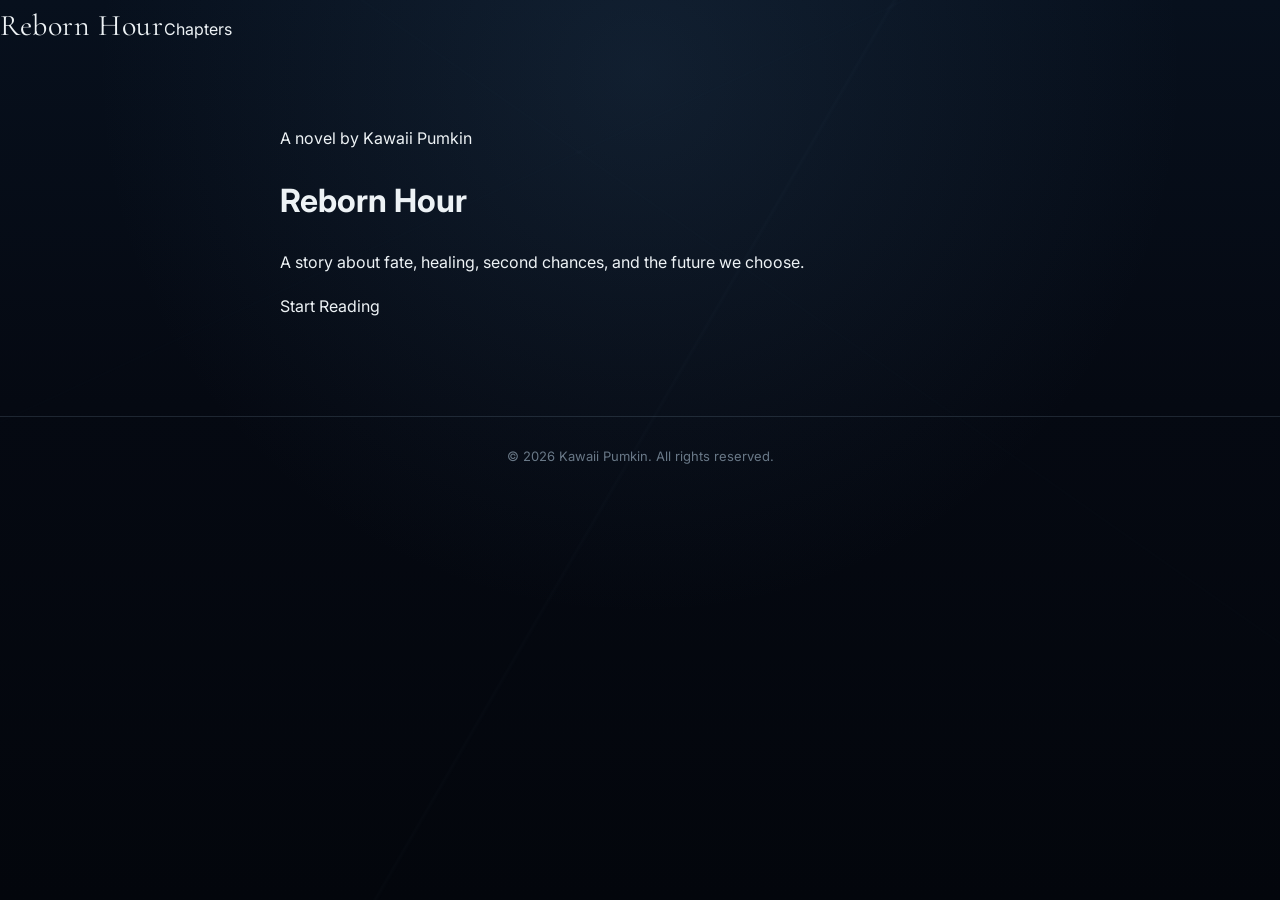
<file: index.html>
<!doctype html>
<html><head><meta charset="utf-8"><meta name="viewport" content="width=device-width,initial-scale=1"><title>Reborn Hour</title><link rel="stylesheet" href="style.css?v=7"></head>
<body><nav><a class="brand" href="index.html">Reborn Hour</a><a href="chapters.html">Chapters</a></nav>
<main class="container hero"><div><p class="meta">A novel by Kawaii Pumkin</p><h1>Reborn Hour</h1><p>A story about fate, healing, second chances, and the future we choose.</p><a class="button" href="chapter.html?id=prologue">Start Reading</a><p id="reader-count" class="meta">Loading reader count...</p></div></main>
<footer>© 2026 Kawaii Pumkin. All rights reserved.</footer>
<script>
const COUNTER_BASE = "https://countapi.mileshilliard.com/api/v1";
const TOTAL_KEY = "reborn_hour_kawaii_pumkin_7f3a91_total_reads";

fetch(`${COUNTER_BASE}/get/${encodeURIComponent(TOTAL_KEY)}`)
  .then(response => response.json())
  .then(data => {
    document.getElementById("reader-count").textContent =
      "Total chapter reads: " + Number(data.value || 0).toLocaleString();
  })
  .catch(() => {
    document.getElementById("reader-count").textContent = "";
  });
</script>
</body></html>
</file>
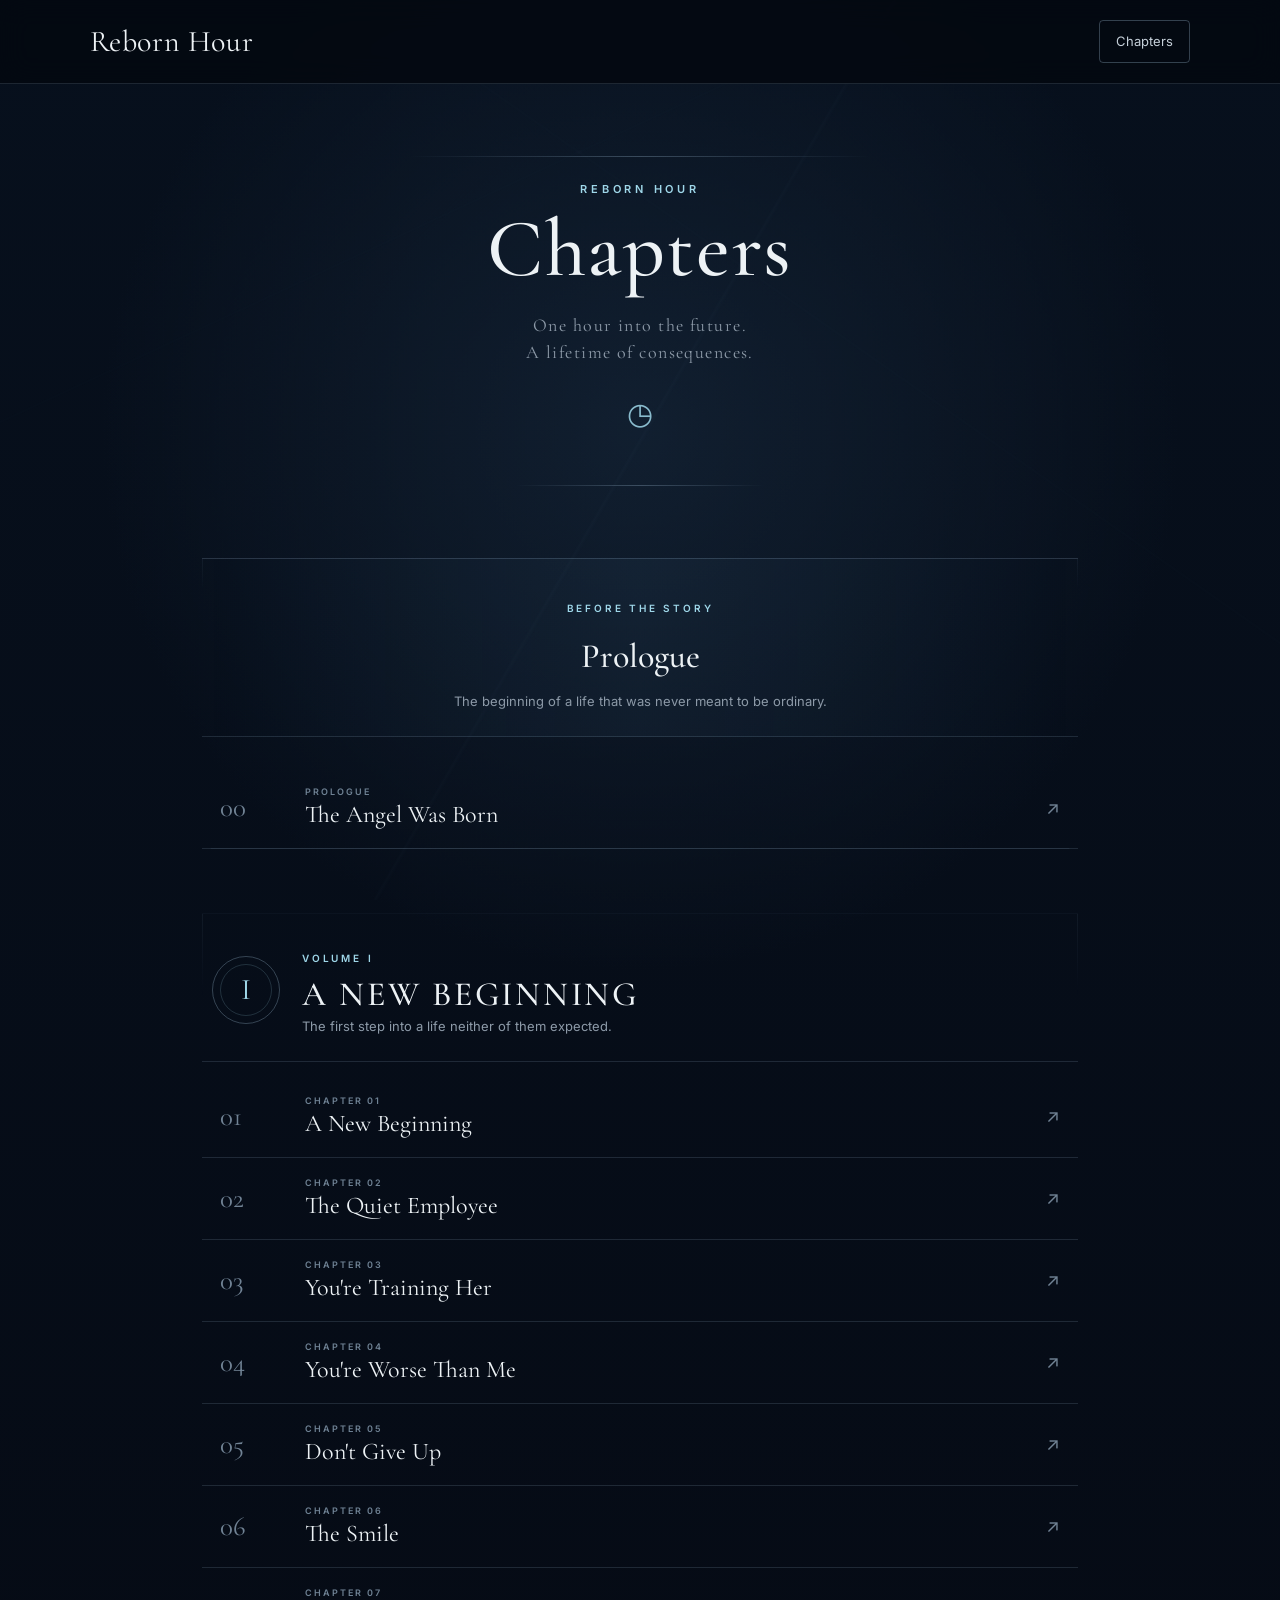
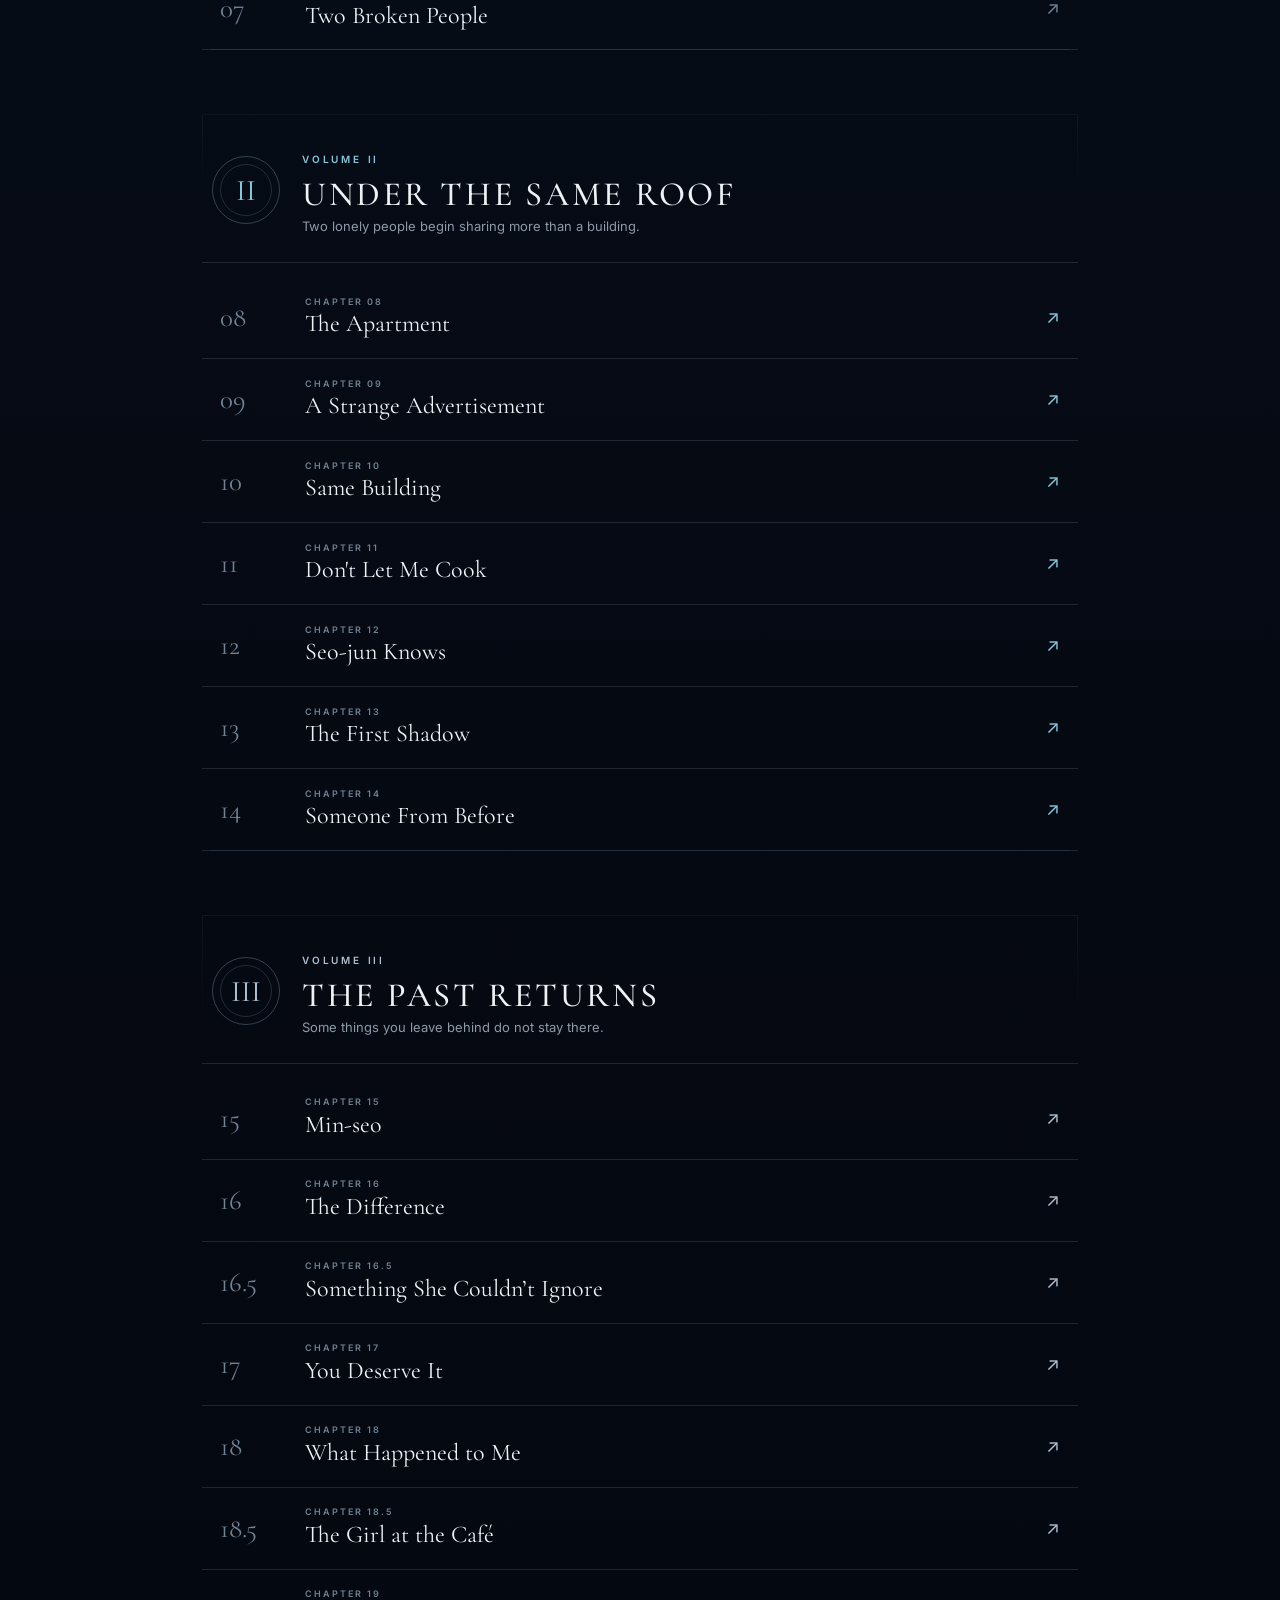
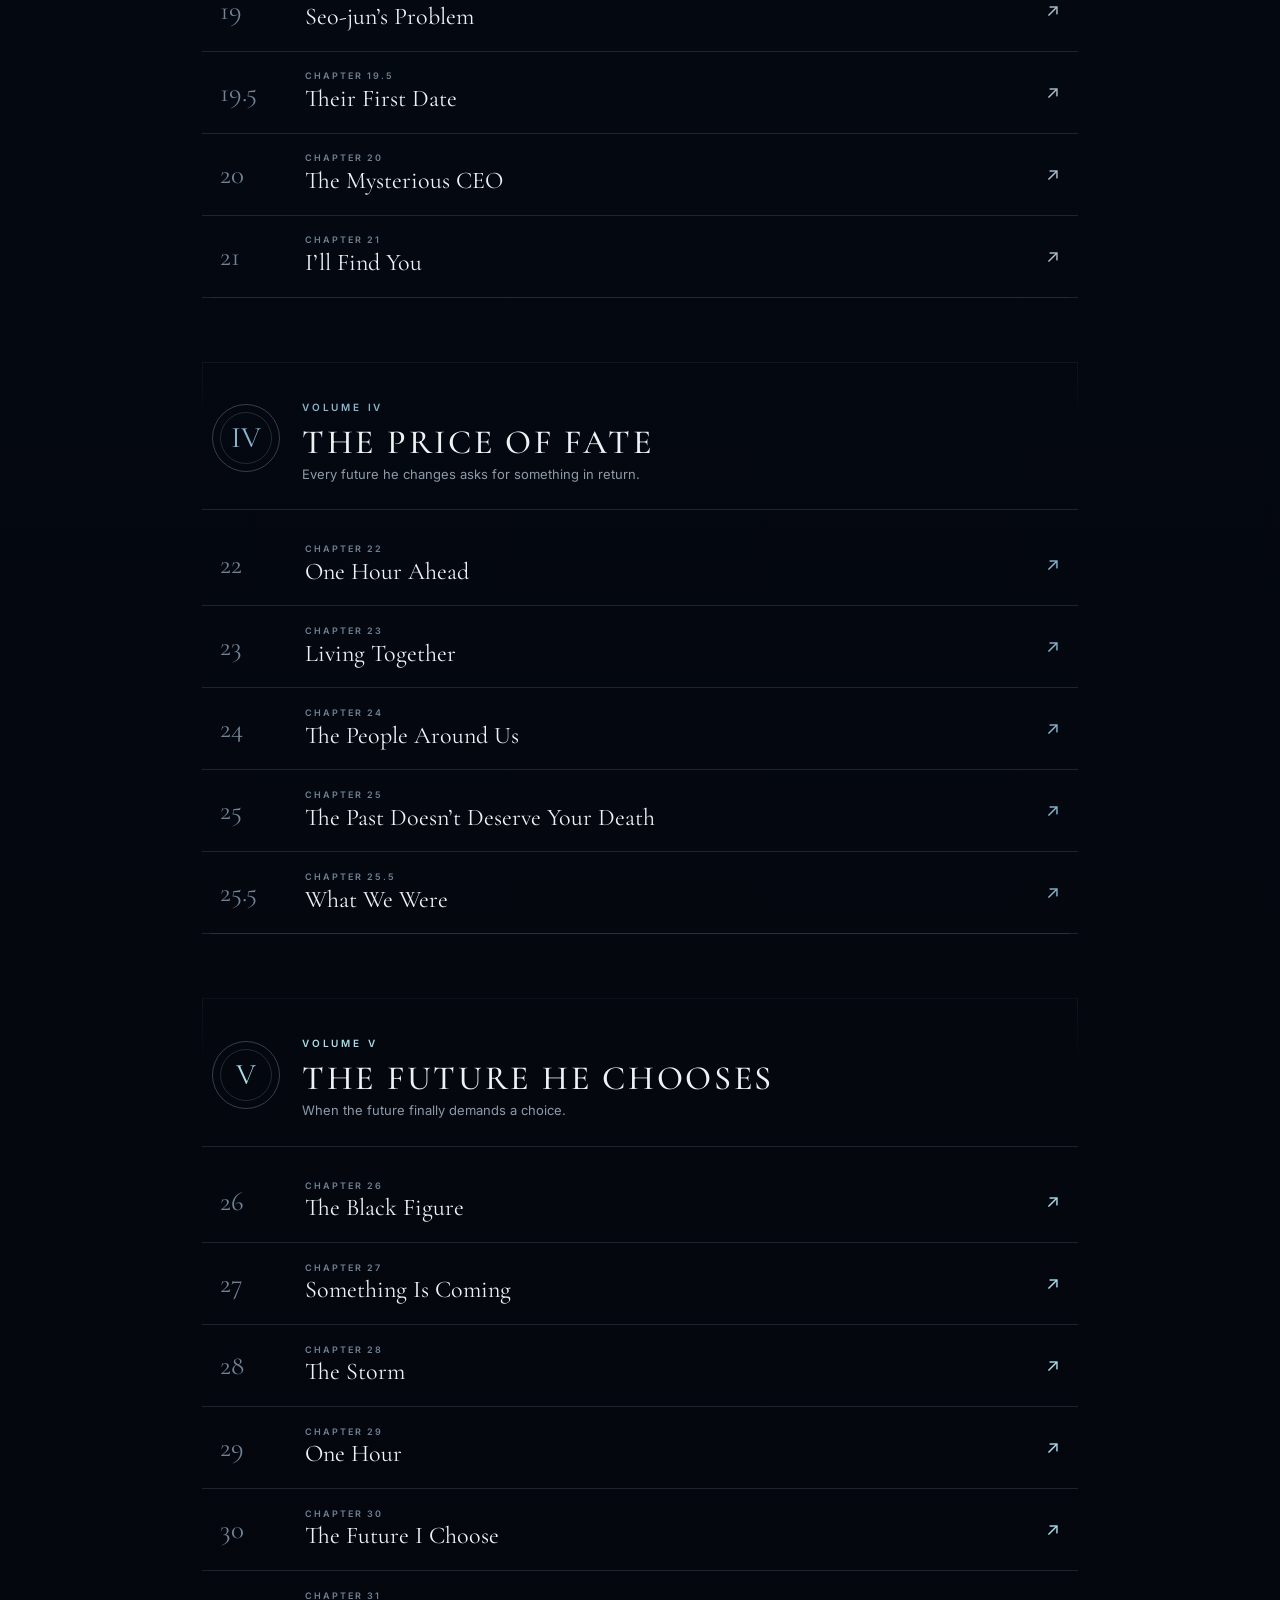
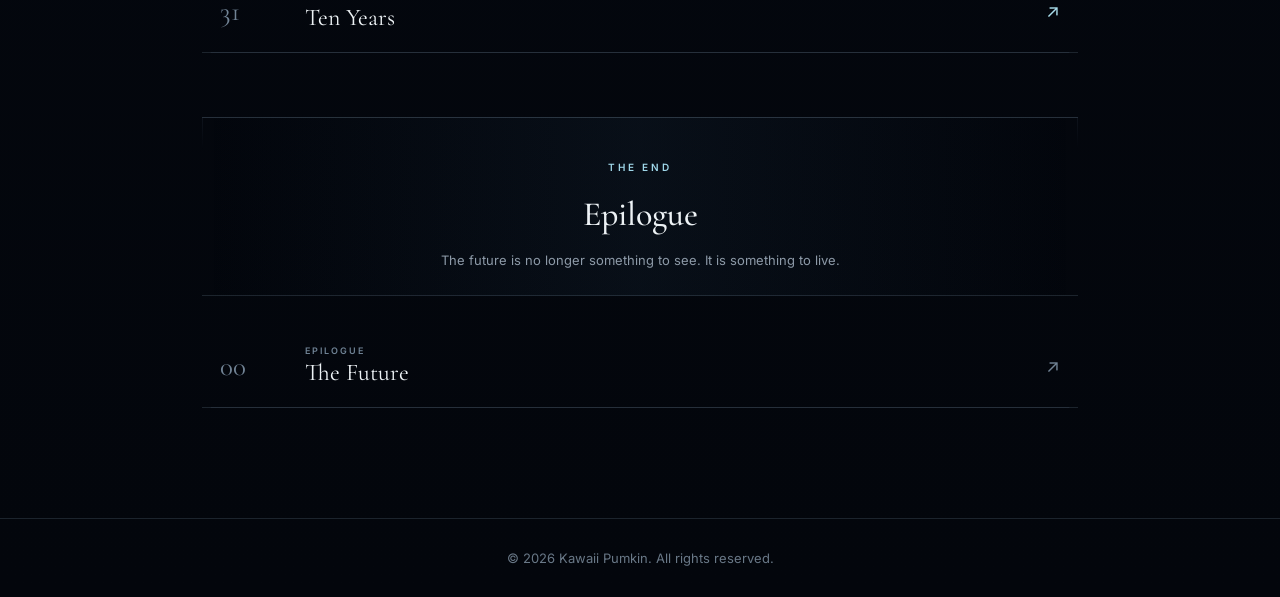
<file: chapters.html>
<!doctype html>
<html lang="en">
<head>
<meta charset="utf-8">
<meta name="viewport" content="width=device-width,initial-scale=1">
<meta name="theme-color" content="#050912">
<title>Chapters | Reborn Hour</title>
<link rel="stylesheet" href="style.css?v=10">
</head>
<body class="chapters-body">
<nav class="site-nav">
  <a class="brand" href="index.html">Reborn Hour</a>
  <a class="nav-link" href="chapters.html">Chapters</a>
</nav>

<main class="chapters-page">
  <header class="chapters-hero">
    <p class="eyebrow">REBORN HOUR</p>
    <h1>Chapters</h1>
    <p class="hero-line">One hour into the future.<br>A lifetime of consequences.</p>
    <span class="hero-clock" aria-hidden="true">◷</span>
  </header>

  <div id="chapter-list" class="chapter-list" aria-live="polite"></div>
</main>

<footer>© 2026 Kawaii Pumkin. All rights reserved.</footer>
<script src="chapters.js?v=16"></script>
</body>
</html>
</file>
<file: style.css>
@import url('https://fonts.googleapis.com/css2?family=Cormorant+Garamond:wght@400;500;600;700&family=Inter:wght@400;500;600&display=swap');

:root {
  --night: #050912;
  --navy: #091322;
  --panel: #0b1525;
  --panel-2: #0e1a2c;
  --line: rgba(164, 194, 218, .16);
  --line-strong: rgba(164, 194, 218, .30);
  --text: #edf2f5;
  --muted: #8d9aa8;
  --silver: #c5d0d9;
  --cyan: #9fd7e9;
  --cyan-soft: rgba(120, 207, 235, .14);
}

* { box-sizing: border-box; }

html {
  scroll-behavior: smooth;
  background: var(--night);
}

body {
  margin: 0;
  background:
    radial-gradient(circle at 50% 8%, rgba(72, 116, 157, .16), transparent 34rem),
    linear-gradient(180deg, #07101d 0%, var(--night) 45%, #03060c 100%);
  color: var(--text);
  font-family: Inter, sans-serif;
  line-height: 1.7;
  min-height: 100vh;
}

body::before {
  content: "";
  position: fixed;
  inset: 0;
  pointer-events: none;
  opacity: .16;
  background:
    linear-gradient(120deg, transparent 0 49.5%, rgba(175, 214, 232, .12) 49.7%, transparent 50%),
    linear-gradient(35deg, transparent 0 64%, rgba(175, 214, 232, .08) 64.2%, transparent 64.4%),
    linear-gradient(155deg, transparent 0 28%, rgba(175, 214, 232, .07) 28.2%, transparent 28.4%);
}

a { color: inherit; text-decoration: none; }

.site-nav {
  position: relative;
  z-index: 5;
  height: 84px;
  padding: 0 7%;
  display: flex;
  align-items: center;
  justify-content: space-between;
  border-bottom: 1px solid var(--line);
  background: rgba(4, 9, 17, .88);
  backdrop-filter: blur(14px);
}

.brand {
  font-family: 'Cormorant Garamond', serif;
  font-size: 30px;
  letter-spacing: .02em;
}

.nav-link {
  padding: 9px 16px;
  border: 1px solid var(--line-strong);
  border-radius: 4px;
  color: var(--silver);
  font-size: 13px;
  transition: .2s ease;
}

.nav-link:hover,
.nav-link:focus-visible {
  border-color: var(--cyan);
  color: white;
  background: var(--cyan-soft);
  outline: none;
}

.chapters-page {
  position: relative;
  z-index: 1;
  width: min(920px, 100%);
  margin: 0 auto;
  padding: 72px 22px 110px;
}

.chapters-hero {
  position: relative;
  text-align: center;
  max-width: 720px;
  margin: 0 auto 72px;
  padding: 24px 0 46px;
}

.chapters-hero::before,
.chapters-hero::after {
  content: "";
  position: absolute;
  left: 50%;
  transform: translateX(-50%);
  height: 1px;
  background: linear-gradient(90deg, transparent, var(--line-strong), transparent);
}

.chapters-hero::before { top: 0; width: 65%; }
.chapters-hero::after { bottom: 0; width: 35%; }

.eyebrow {
  margin: 0 0 12px;
  color: var(--cyan);
  font-size: 11px;
  font-weight: 600;
  letter-spacing: .34em;
}

.chapters-hero h1 {
  margin: 0;
  font-family: 'Cormorant Garamond', serif;
  font-size: clamp(52px, 9vw, 82px);
  font-weight: 500;
  line-height: .95;
  letter-spacing: .02em;
}

.hero-line {
  margin: 23px 0 0;
  color: var(--muted);
  font-family: 'Cormorant Garamond', serif;
  font-size: 18px;
  line-height: 1.55;
  letter-spacing: .08em;
}

.hero-clock {
  display: block;
  margin: 22px auto 0;
  color: var(--cyan);
  font-family: 'Cormorant Garamond', serif;
  font-size: 30px;
  opacity: .85;
}

.chapter-list {
  display: flex;
  flex-direction: column;
  gap: 64px;
}

.prologue-section,
.volume {
  position: relative;
}

.prologue-section::before,
.volume::before {
  content: "";
  position: absolute;
  inset: 0;
  pointer-events: none;
  border: 1px solid rgba(164, 194, 218, .07);
  clip-path: polygon(0 0, 100% 0, 99% 100%, 1% 100%);
}

.prologue-heading {
  text-align: center;
  padding: 34px 20px 24px;
  margin-bottom: 16px;
  border-top: 1px solid var(--line);
  border-bottom: 1px solid var(--line);
  background: linear-gradient(90deg, transparent, rgba(84, 137, 175, .07), transparent);
}

.prologue-label,
.volume-label {
  color: var(--cyan);
  font-size: 10px;
  font-weight: 600;
  letter-spacing: .28em;
}

.prologue-heading h2,
.volume-copy h2 {
  margin: 7px 0 5px;
  font-family: 'Cormorant Garamond', serif;
  font-weight: 500;
}

.prologue-heading h2 { font-size: 34px; }

.prologue-heading p,
.volume-copy p {
  margin: 0;
  color: var(--muted);
  font-size: 13px;
}

.volume {
  padding: 30px 0 0;
}

.volume-heading {
  display: flex;
  align-items: center;
  gap: 22px;
  padding: 0 10px 25px;
  border-bottom: 1px solid var(--line);
}

.volume-number {
  flex: 0 0 68px;
  height: 68px;
  display: grid;
  place-items: center;
  border: 1px solid var(--line-strong);
  border-radius: 50%;
  color: var(--cyan);
  font-family: 'Cormorant Garamond', serif;
  font-size: 30px;
  position: relative;
}

.volume-number::after {
  content: "";
  position: absolute;
  inset: 7px;
  border: 1px solid rgba(159, 215, 233, .18);
  border-radius: 50%;
}

.volume-copy h2 {
  font-size: 34px;
  line-height: 1;
  text-transform: uppercase;
  letter-spacing: .08em;
}

.volume-copy p {
  max-width: 600px;
  line-height: 1.5;
}

.chapter-list-inner {
  padding-top: 14px;
}

.ost-player {
  margin: 18px 10px 8px;
  padding: 16px 18px;
  display: grid;
  grid-template-columns: minmax(0, 1fr) minmax(280px, 1.25fr);
  gap: 18px;
  align-items: center;
  border: 1px solid var(--line);
  background:
    linear-gradient(105deg, rgba(94, 157, 191, .11), rgba(5, 9, 18, .52)),
    rgba(7, 15, 27, .72);
  box-shadow: inset 0 1px 0 rgba(205, 232, 244, .04);
}

.ost-copy {
  display: flex;
  flex-direction: column;
  min-width: 0;
}

.ost-label {
  color: var(--cyan);
  font-size: 9px;
  font-weight: 600;
  letter-spacing: .28em;
  margin-bottom: 3px;
}

.ost-copy strong {
  color: var(--text);
  font-family: 'Cormorant Garamond', serif;
  font-size: 24px;
  font-weight: 500;
  line-height: 1.1;
}

.ost-copy span:last-child {
  color: var(--muted);
  font-size: 11px;
  margin-top: 2px;
}

.ost-player audio {
  width: 100%;
  height: 38px;
  accent-color: var(--cyan);
  filter: drop-shadow(0 0 10px rgba(120, 207, 235, .08));
}

.ost-player.is-playing {
  border-color: rgba(159, 215, 233, .34);
}


.chapter-card {
  display: grid;
  grid-template-columns: 68px minmax(0, 1fr) 34px;
  align-items: center;
  gap: 17px;
  width: 100%;
  min-height: 82px;
  padding: 14px 18px;
  margin: 0;
  border-bottom: 1px solid var(--line);
  background: transparent;
  transition: background .2s ease, padding .2s ease, border-color .2s ease;
}

.chapter-card:hover,
.chapter-card:focus-visible {
  padding-left: 24px;
  padding-right: 12px;
  background: linear-gradient(90deg, rgba(85, 151, 190, .13), transparent 85%);
  border-bottom-color: var(--line-strong);
  outline: none;
}

.chapter-number {
  color: #718395;
  font-family: 'Cormorant Garamond', serif;
  font-size: 27px;
  line-height: 1;
}

.chapter-info {
  min-width: 0;
  display: flex;
  flex-direction: column;
}

.chapter-label {
  color: #6f8294;
  font-size: 9px;
  font-weight: 600;
  letter-spacing: .22em;
  line-height: 1.3;
}

.chapter-title {
  margin-top: 3px;
  color: var(--text);
  font-family: 'Cormorant Garamond', serif;
  font-size: 24px;
  line-height: 1.2;
  overflow-wrap: anywhere;
}

.chapter-arrow {
  justify-self: end;
  color: #718395;
  font-size: 18px;
  transition: transform .2s ease, color .2s ease;
}

.chapter-card:hover .chapter-arrow,
.chapter-card:focus-visible .chapter-arrow {
  transform: translate(3px, -3px);
  color: var(--cyan);
}

.volume-ii .volume-number,
.volume-ii .volume-label,
.volume-ii .chapter-arrow { color: #86c9dd; }

.volume-iii .volume-number,
.volume-iii .volume-label,
.volume-iii .chapter-arrow { color: #aebfd0; }

.volume-iv .volume-number,
.volume-iv .volume-label,
.volume-iv .chapter-arrow { color: #86b6d0; }

.volume-v .volume-number,
.volume-v .volume-label,
.volume-v .chapter-arrow { color: #a9ddec; }

.chapter-error {
  margin: 30px 0;
  padding: 25px;
  text-align: center;
  color: var(--muted);
  border: 1px solid var(--line);
}

footer {
  position: relative;
  z-index: 1;
  border-top: 1px solid var(--line);
  padding: 28px 7%;
  color: #697887;
  font-size: 13px;
  text-align: center;
}

@media (max-width: 600px) {
  .site-nav {
    height: 72px;
    padding: 0 18px;
  }

  .brand { font-size: 26px; }

  .nav-link {
    padding: 8px 12px;
    font-size: 12px;
  }

  .chapters-page {
    padding: 52px 16px 80px;
  }

  .chapters-hero {
    margin-bottom: 50px;
    padding-bottom: 38px;
  }

  .hero-line { font-size: 16px; }

  .chapter-list { gap: 48px; }

  .volume-heading {
    gap: 15px;
    padding-left: 3px;
  }

  .volume-number {
    flex-basis: 54px;
    width: 54px;
    height: 54px;
    font-size: 25px;
  }

  .volume-copy h2 {
    font-size: 26px;
    line-height: 1.05;
    letter-spacing: .05em;
  }

  .volume-copy p {
    font-size: 12px;
    line-height: 1.45;
    margin-top: 4px;
  }

  .chapter-card {
    grid-template-columns: 42px minmax(0, 1fr) 24px;
    gap: 9px;
    min-height: 76px;
    padding: 13px 8px;
  }

  .chapter-card:hover,
  .chapter-card:focus-visible {
    padding-left: 12px;
    padding-right: 4px;
  }

  .chapter-number { font-size: 23px; }

  .chapter-title { font-size: 21px; }

  .chapter-label {
    font-size: 8px;
    letter-spacing: .16em;
  }

  .chapter-arrow { font-size: 16px; }

  .ost-player {
    grid-template-columns: 1fr;
    gap: 9px;
    margin: 14px 3px 6px;
    padding: 14px;
  }

  .ost-copy strong {
    font-size: 22px;
  }

  .ost-player audio {
    height: 36px;
  }
}

@media (max-width: 380px) {
  .brand { font-size: 24px; }

  .volume-heading { gap: 11px; }

  .volume-number {
    flex-basis: 48px;
    width: 48px;
    height: 48px;
    font-size: 22px;
  }

  .volume-copy h2 { font-size: 23px; }

  .chapter-card {
    grid-template-columns: 36px minmax(0, 1fr) 20px;
  }

  .chapter-title { font-size: 19px; }
}




/* Reader */
.container {
  width: min(720px, calc(100% - 34px));
  margin: 0 auto;
  padding: 58px 0 80px;
}

#chapter {
  width: 100%;
  max-width: 680px;
  margin: 0 auto;
}

.reader-ost {
  margin: 0 0 42px;
  padding: 18px 20px;
  border: 1px solid var(--line);
  background: linear-gradient(105deg, rgba(94, 157, 191, .12), rgba(5, 9, 18, .62));
  box-shadow: inset 0 1px 0 rgba(205, 232, 244, .04);
}

.reader-ost-heading {
  margin-bottom: 12px;
}

.reader-ost-heading .ost-label {
  display: block;
  margin-bottom: 4px;
}

.reader-ost-heading h2 {
  margin: 0;
  color: var(--text);
  font-family: 'Cormorant Garamond', serif;
  font-size: 28px;
  font-weight: 500;
  line-height: 1.1;
}

.reader-ost-heading p {
  margin: 3px 0 0;
  color: var(--muted);
  font-family: Inter, sans-serif;
  font-size: 11px;
  font-weight: 400;
  line-height: 1.4;
}

.reader-ost audio {
  display: block;
  width: 100%;
  height: 38px;
  accent-color: var(--cyan);
}

.chapter-story {
  width: 100%;
}

#chapter h1 {
  margin: 0 0 38px;
  font-family: 'Cormorant Garamond', serif;
  font-size: clamp(34px, 8vw, 52px);
  font-weight: 600;
  line-height: 1.08;
}

#chapter p {
  margin: 0 0 1.05em;
  color: #e3e9ed;
  font-family: 'Cormorant Garamond', serif;
  font-size: 19px;
  font-weight: 600;
  line-height: 1.78;
  overflow-wrap: break-word;
}

.reader-nav {
  display: flex;
  justify-content: space-between;
  gap: 14px;
  margin-top: 56px;
  padding-top: 24px;
  border-top: 1px solid var(--line);
}

.reader-nav .button {
  width: 52px;
  height: 46px;
  display: grid;
  place-items: center;
  padding: 0;
  border: 1px solid var(--line-strong);
  border-radius: 12px;
  color: var(--silver);
  font-family: Inter, sans-serif;
  font-size: 28px;
  font-weight: 500;
  line-height: 1;
  transition: .2s ease;
}

.reader-nav .button:hover,
.reader-nav .button:focus-visible {
  border-color: var(--cyan);
  color: white;
  background: var(--cyan-soft);
  outline: none;
}

@media (max-width:600px) {
  .container {
    width: min(100% - 34px, 660px);
    padding: 38px 0 64px;
  }

  #chapter h1 {
    margin-bottom: 30px;
    font-size: 35px;
  }

  #chapter p {
    font-size: 17px;
    font-weight: 600;
    line-height: 1.72;
  }

  .reader-nav {
    margin-top: 42px;
  }

  .reader-nav .button {
    width: 50px;
    height: 44px;
    font-size: 27px;
  }
}
</file>
